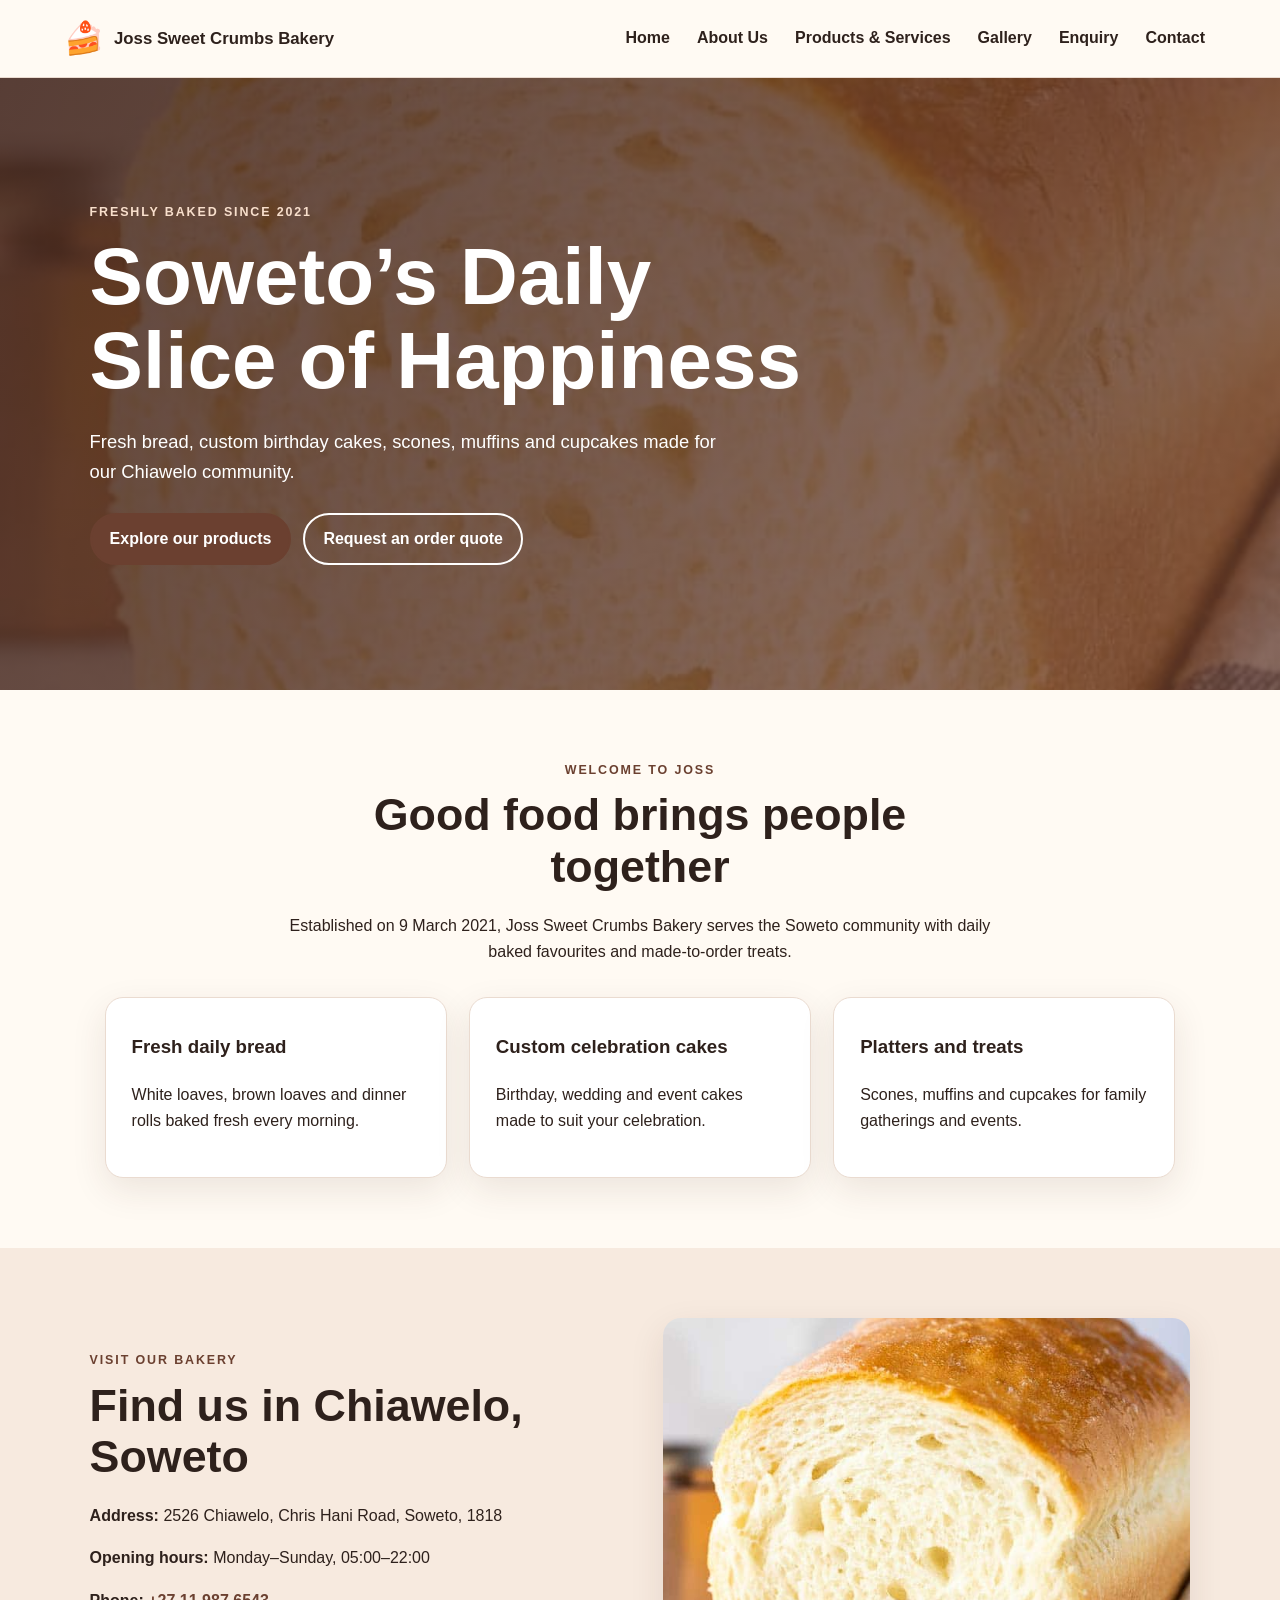
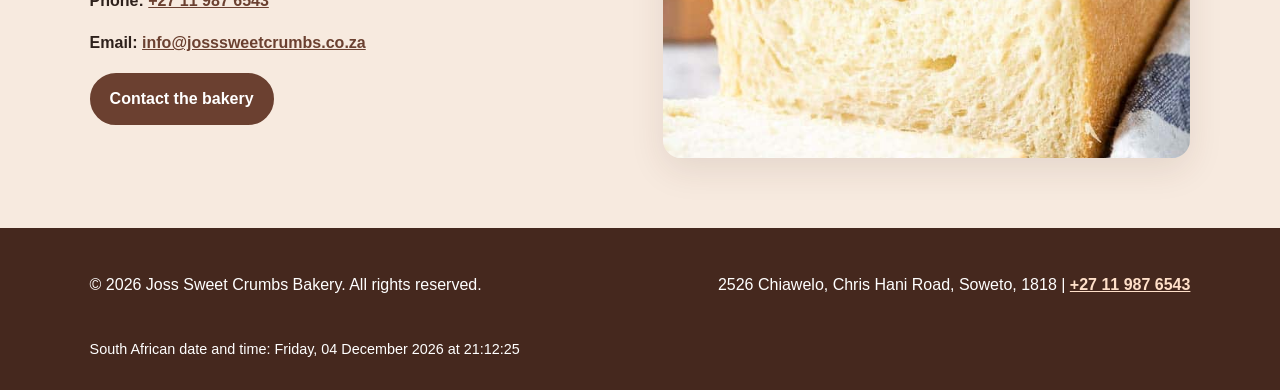
<file: index.html>
<!DOCTYPE html>
<html lang="en-ZA">

<head>
    <meta charset="UTF-8">
    <meta name="viewport" content="width=device-width, initial-scale=1.0">
    <meta name="description"
        content="Visit Joss Sweet Crumbs Bakery in Chiawelo, Soweto for fresh bread, birthday cakes, scones, muffins and cupcakes. Open daily from 05:00 to 22:00.">
    <meta name="robots" content="index, follow">
    <meta name="author" content="Joss Sweet Crumbs Bakery">
    <meta name="keywords"
        content="bakery Soweto, bakery Chiawelo, birthday cakes Soweto, fresh bread, cupcakes, muffins, scones, catering platters">
    <title>Joss Sweet Crumbs Bakery | Freshly Baked in Soweto</title>
    <link rel="canonical" href="https://YOUR-DOMAIN.example/index.html">
    <link rel="stylesheet" href="css/styles.css">
</head>

<body>
    <header class="site-header"><a class="brand" href="index.html"><span class="brand-mark"
                aria-hidden="true">🍰</span><span>Joss Sweet Crumbs Bakery</span></a><button class="menu-toggle"
            type="button" aria-label="Open navigation" aria-expanded="false">☰</button>
        <nav class="main-nav" aria-label="Main navigation"><a href="index.html">Home</a><a href="about.html">About
                Us</a><a href="products.html">Products &amp; Services</a><a href="gallery.html">Gallery</a><a
                href="enquiry.html">Enquiry</a><a href="contact.html">Contact</a></nav>
    </header>
    <main>
        <section class="hero">
            <div class="hero-content">
                <p class="eyebrow">Freshly baked since 2021</p>
                <h1>Soweto’s Daily Slice of Happiness</h1>
                <p>Fresh bread, custom birthday cakes, scones, muffins and cupcakes made for our Chiawelo community.</p>
                <div class="button-row"><a class="btn" href="products.html">Explore our products</a><a
                        class="btn btn-light" href="enquiry.html">Request an order quote</a></div>
            </div>
        </section>
        <section class="section">
            <div class="section-heading">
                <p class="eyebrow">Welcome to Joss</p>
                <h2>Good food brings people together</h2>
                <p>Established on 9 March 2021, Joss Sweet Crumbs Bakery serves the Soweto community with daily baked
                    favourites and made-to-order treats.</p>
            </div>
            <div class="cards three">
                <article class="card">
                    <h3>Fresh daily bread</h3>
                    <p>White loaves, brown loaves and dinner rolls baked fresh every morning.</p>
                </article>
                <article class="card">
                    <h3>Custom celebration cakes</h3>
                    <p>Birthday, wedding and event cakes made to suit your celebration.</p>
                </article>
                <article class="card">
                    <h3>Platters and treats</h3>
                    <p>Scones, muffins and cupcakes for family gatherings and events.</p>
                </article>
            </div>
        </section>
        <section class="section soft">
            <div class="split">
                <div>
                    <p class="eyebrow">Visit our bakery</p>
                    <h2>Find us in Chiawelo, Soweto</h2>
                    <p><strong>Address:</strong> 2526 Chiawelo, Chris Hani Road, Soweto, 1818</p>
                    <p><strong>Opening hours:</strong> Monday–Sunday, 05:00–22:00</p>
                    <p><strong>Phone:</strong> <a href="tel:+27119876543">+27 11 987 6543</a></p>
                    <p><strong>Email:</strong> <a
                            href="mailto:info@josssweetcrumbs.co.za">info@josssweetcrumbs.co.za</a></p><a class="btn"
                        href="contact.html">Contact the bakery</a>
                </div><img class="rounded-img" src="images/freshly_Baked_Bread.jpg"
                    alt="Freshly baked bread at Joss Sweet Crumbs Bakery">
            </div>
        </section>
    </main>
    <footer class="site-footer">
        <p>&copy; <span class="year">2026</span> Joss Sweet Crumbs Bakery. All rights reserved.</p>
        <p>2526 Chiawelo, Chris Hani Road, Soweto, 1818 | <a href="tel:+27119876543">+27 11 987 6543</a></p>
        <p class="live-clock">South African date and time: <time class="live-date-time" aria-live="off">Loading…</time>
        </p>
    </footer>
    <script src="js/main.js" defer></script>
</body>

</html>
</file>
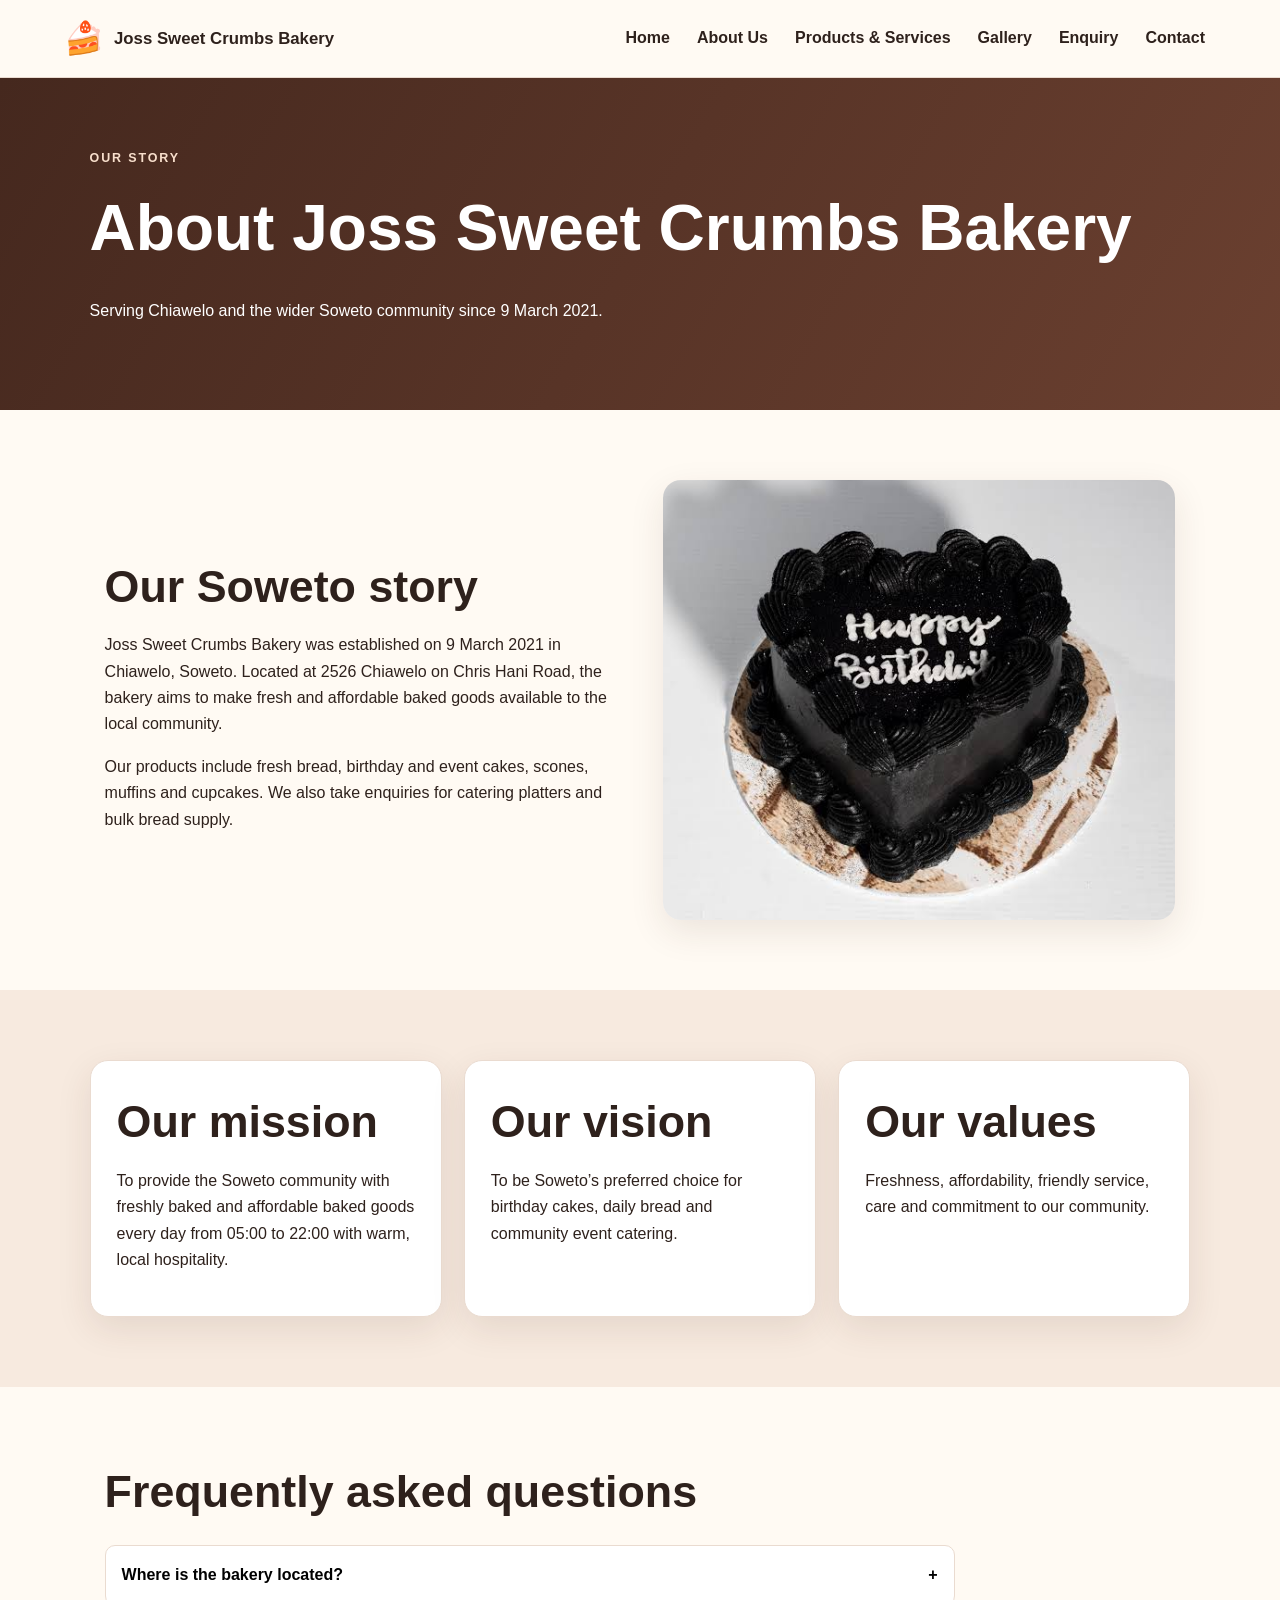
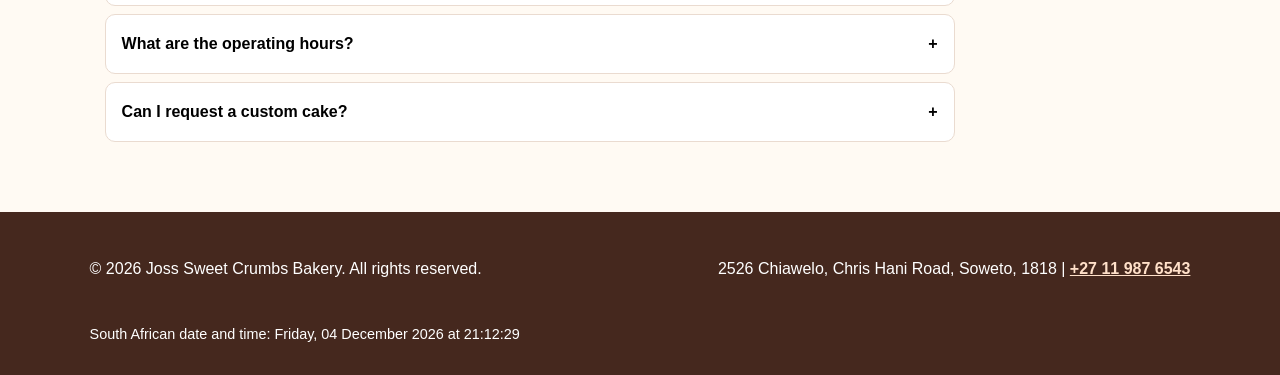
<file: about.html>
<!DOCTYPE html>
<html lang="en-ZA">

<head>
    <meta charset="UTF-8">
    <meta name="viewport" content="width=device-width, initial-scale=1.0">
    <meta name="description"
        content="Learn about Joss Sweet Crumbs Bakery, established in Chiawelo, Soweto on 9 March 2021, and our mission to serve fresh affordable baked goods.">
    <meta name="robots" content="index, follow">
    <meta name="author" content="Joss Sweet Crumbs Bakery">
    <meta name="keywords"
        content="bakery Soweto, bakery Chiawelo, birthday cakes Soweto, fresh bread, cupcakes, muffins, scones, catering platters">
    <title>About Joss Sweet Crumbs Bakery | Chiawelo Soweto</title>
    <link rel="canonical" href="https://YOUR-DOMAIN.example/about.html">
    <link rel="stylesheet" href="css/styles.css">
</head>

<body>
    <header class="site-header"><a class="brand" href="index.html"><span class="brand-mark"
                aria-hidden="true">🍰</span><span>Joss Sweet Crumbs Bakery</span></a><button class="menu-toggle"
            type="button" aria-label="Open navigation" aria-expanded="false">☰</button>
        <nav class="main-nav" aria-label="Main navigation"><a href="index.html">Home</a><a href="about.html">About
                Us</a><a href="products.html">Products &amp; Services</a><a href="gallery.html">Gallery</a><a
                href="enquiry.html">Enquiry</a><a href="contact.html">Contact</a></nav>
    </header>
    <main>
        <section class="page-banner">
            <p class="eyebrow">Our story</p>
            <h1>About Joss Sweet Crumbs Bakery</h1>
            <p>Serving Chiawelo and the wider Soweto community since 9 March 2021.</p>
        </section>
        <section class="section">
            <div class="split">
                <div>
                    <h2>Our Soweto story</h2>
                    <p>Joss Sweet Crumbs Bakery was established on 9 March 2021 in Chiawelo, Soweto. Located at 2526
                        Chiawelo on Chris Hani Road, the bakery aims to make fresh and affordable baked goods available
                        to the local community.</p>
                    <p>Our products include fresh bread, birthday and event cakes, scones, muffins and cupcakes. We also
                        take enquiries for catering platters and bulk bread supply.</p>
                </div><img class="rounded-img" src="images/custom_Birthday_Cakes.jpg"
                    alt="Custom birthday cake made by Joss Sweet Crumbs Bakery">
            </div>
        </section>
        <section class="section soft">
            <div class="cards three">
                <article class="card">
                    <h2>Our mission</h2>
                    <p>To provide the Soweto community with freshly baked and affordable baked goods every day from
                        05:00 to 22:00 with warm, local hospitality.</p>
                </article>
                <article class="card">
                    <h2>Our vision</h2>
                    <p>To be Soweto’s preferred choice for birthday cakes, daily bread and community event catering.</p>
                </article>
                <article class="card">
                    <h2>Our values</h2>
                    <p>Freshness, affordability, friendly service, care and commitment to our community.</p>
                </article>
            </div>
        </section>
        <section class="section">
            <h2>Frequently asked questions</h2>
            <div class="accordion"><button class="accordion-trigger" aria-expanded="false">Where is the bakery
                    located?</button>
                <div class="accordion-panel">
                    <p>We are at 2526 Chiawelo, Chris Hani Road, Soweto, 1818.</p>
                </div><button class="accordion-trigger" aria-expanded="false">What are the operating hours?</button>
                <div class="accordion-panel">
                    <p>We are open Monday to Sunday from 05:00 to 22:00.</p>
                </div><button class="accordion-trigger" aria-expanded="false">Can I request a custom cake?</button>
                <div class="accordion-panel">
                    <p>Yes. Use the Enquiry page to tell us the date, cake requirements and design details. We will need
                        to confirm availability and provide a quote.</p>
                </div>
            </div>
        </section>
    </main>
    <footer class="site-footer">
        <p>&copy; <span class="year">2026</span> Joss Sweet Crumbs Bakery. All rights reserved.</p>
        <p>2526 Chiawelo, Chris Hani Road, Soweto, 1818 | <a href="tel:+27119876543">+27 11 987 6543</a></p>
        <p class="live-clock">South African date and time: <time class="live-date-time" aria-live="off">Loading…</time>
        </p>
    </footer>
    <script src="js/main.js" defer></script>
</body>

</html>
</file>
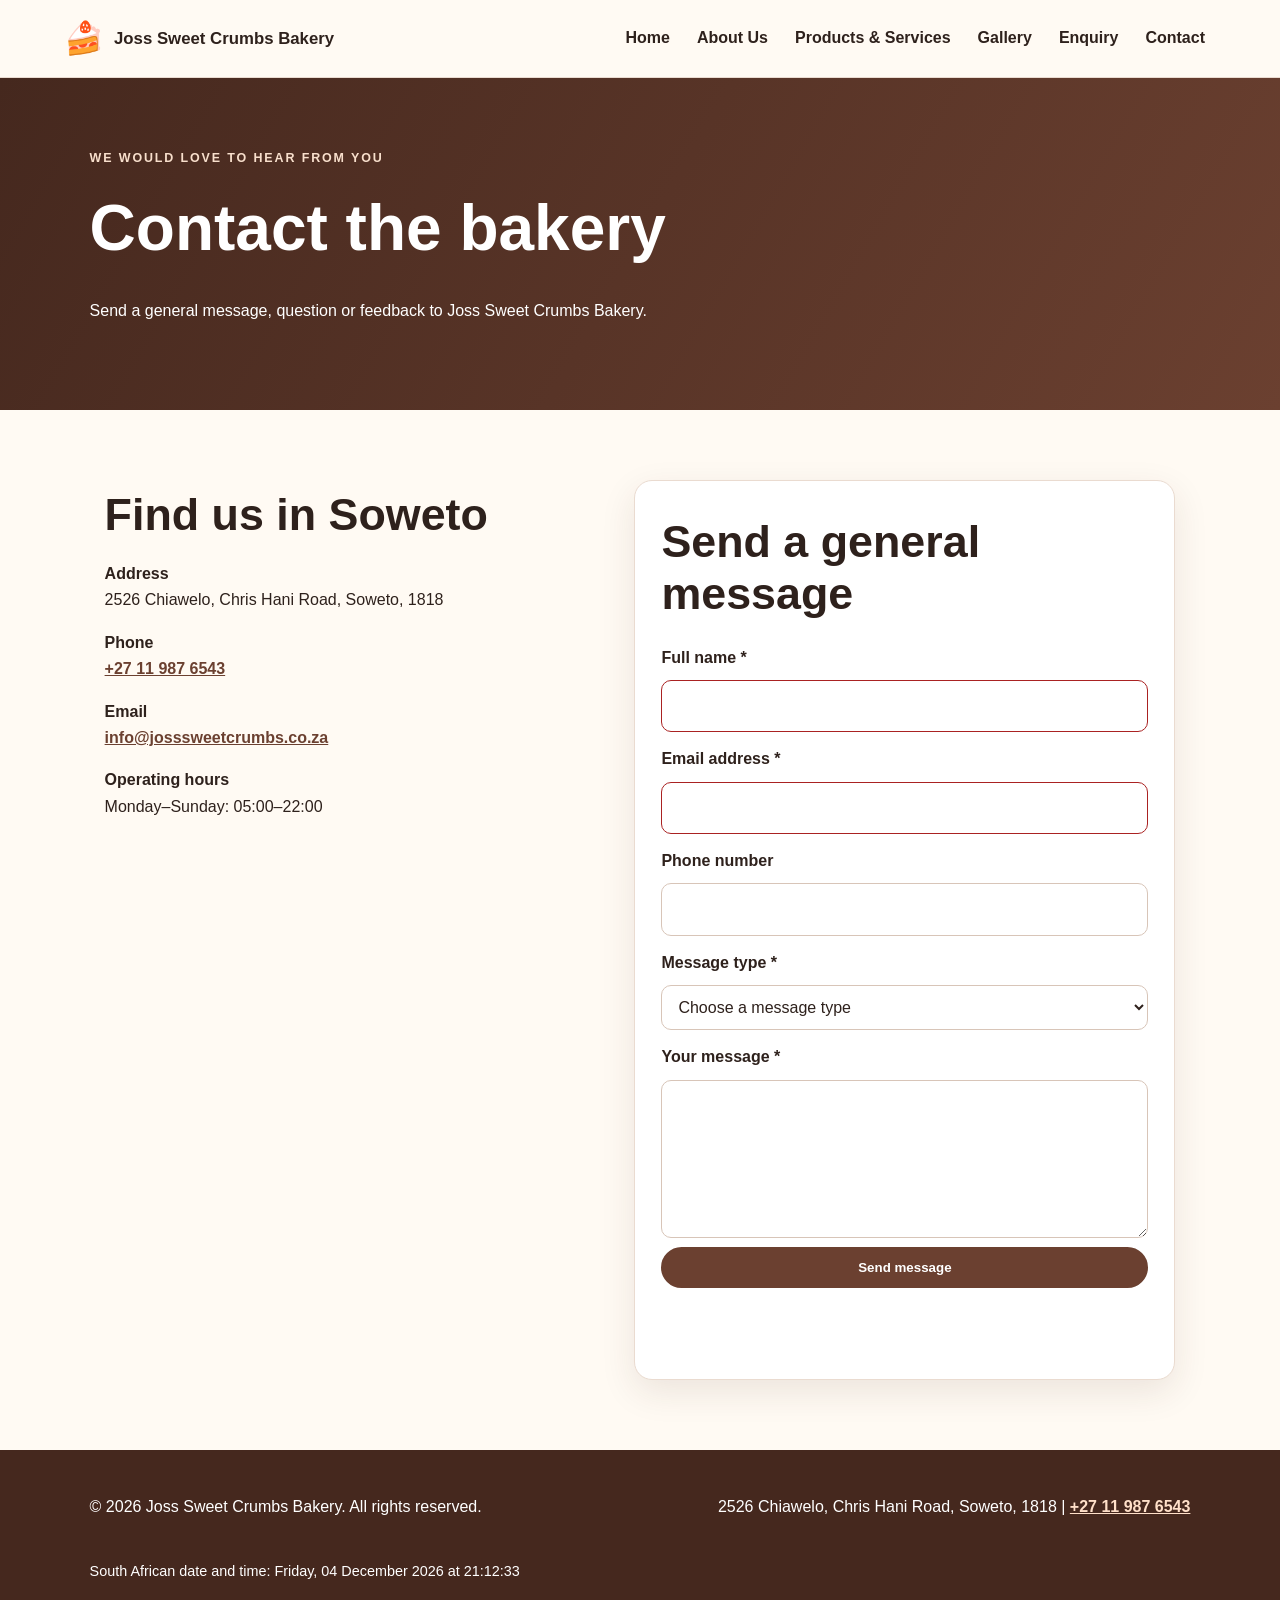
<file: contact.html>
<!DOCTYPE html>
<html lang="en-ZA">

<head>
    <meta charset="UTF-8">
    <meta name="viewport" content="width=device-width, initial-scale=1.0">
    <meta name="description"
        content="Contact Joss Sweet Crumbs Bakery at 2526 Chiawelo, Chris Hani Road, Soweto. Call +27 11 987 6543 or email info@josssweetcrumbs.co.za.">
    <meta name="robots" content="index, follow">
    <meta name="author" content="Joss Sweet Crumbs Bakery">
    <meta name="keywords"
        content="bakery Soweto, bakery Chiawelo, birthday cakes Soweto, fresh bread, cupcakes, muffins, scones, catering platters">
    <title>Contact Joss Sweet Crumbs Bakery | Chiawelo Soweto</title>
    <link rel="canonical" href="https://YOUR-DOMAIN.example/contact.html">
    <link rel="stylesheet" href="css/styles.css">
</head>

<body>
    <header class="site-header"><a class="brand" href="index.html"><span class="brand-mark"
                aria-hidden="true">🍰</span><span>Joss Sweet Crumbs Bakery</span></a><button class="menu-toggle"
            type="button" aria-label="Open navigation" aria-expanded="false">☰</button>
        <nav class="main-nav" aria-label="Main navigation"><a href="index.html">Home</a><a href="about.html">About
                Us</a><a href="products.html">Products &amp; Services</a><a href="gallery.html">Gallery</a><a
                href="enquiry.html">Enquiry</a><a href="contact.html">Contact</a></nav>
    </header>
    <main>
        <section class="page-banner">
            <p class="eyebrow">We would love to hear from you</p>
            <h1>Contact the bakery</h1>
            <p>Send a general message, question or feedback to Joss Sweet Crumbs Bakery.</p>
        </section>
        <section class="section">
            <div class="contact-layout">
                <div>
                    <h2>Find us in Soweto</h2>
                    <div class="info-list">
                        <p><strong>Address</strong><br>2526 Chiawelo, Chris Hani Road, Soweto, 1818</p>
                        <p><strong>Phone</strong><br><a href="tel:+27119876543">+27 11 987 6543</a></p>
                        <p><strong>Email</strong><br><a
                                href="mailto:info@josssweetcrumbs.co.za">info@josssweetcrumbs.co.za</a></p>
                        <p><strong>Operating hours</strong><br>Monday–Sunday: 05:00–22:00</p>
                    </div><iframe class="map" title="Map of Chiawelo, Soweto"
                        src="https://www.google.com/maps?q=2526%20Chiawelo%2C%20Chris%20Hani%20Road%2C%20Soweto%2C%201818&output=embed"
                        loading="lazy" referrerpolicy="no-referrer-when-downgrade"></iframe>
                </div>
                <div class="form-card">
                    <h2>Send a general message</h2>
                    <form id="contactForm" name="contact" method="POST" data-netlify="true"
                        netlify-honeypot="bot-field"><input type="hidden" name="form-name" value="contact">
                        <p class="visually-hidden"><label>Do not fill this out: <input name="bot-field"></label></p>
                        <label for="contactName">Full name *</label><input id="contactName" name="name"
                            autocomplete="name" minlength="2" maxlength="80" required><label for="contactEmail">Email
                            address *</label><input id="contactEmail" name="email" type="email" autocomplete="email"
                            required><label for="contactPhone">Phone number</label><input id="contactPhone" name="phone"
                            type="tel" autocomplete="tel" pattern="[0-9+() -]{7,20}"
                            title="Enter a valid phone number or leave blank."><label for="messageType">Message type
                            *</label><select id="messageType" name="type" required>
                            <option value="">Choose a message type</option>
                            <option>General question</option>
                            <option>Feedback</option>
                            <option>Compliment</option>
                            <option>Business enquiry</option>
                            <option>Other</option>
                        </select><label for="contactMessage">Your message *</label><textarea id="contactMessage"
                            name="message" rows="5" minlength="10" maxlength="1500" required></textarea><button
                            class="btn" type="submit">Send message</button>
                        <p id="contactResult" class="form-message" role="status" aria-live="polite"></p>
                    </form>
                </div>
            </div>
        </section>
    </main>
    <footer class="site-footer">
        <p>&copy; <span class="year">2026</span> Joss Sweet Crumbs Bakery. All rights reserved.</p>
        <p>2526 Chiawelo, Chris Hani Road, Soweto, 1818 | <a href="tel:+27119876543">+27 11 987 6543</a></p>
        <p class="live-clock">South African date and time: <time class="live-date-time" aria-live="off">Loading…</time>
        </p>
    </footer>
    <script src="js/main.js" defer></script>
</body>

</html>
</file>
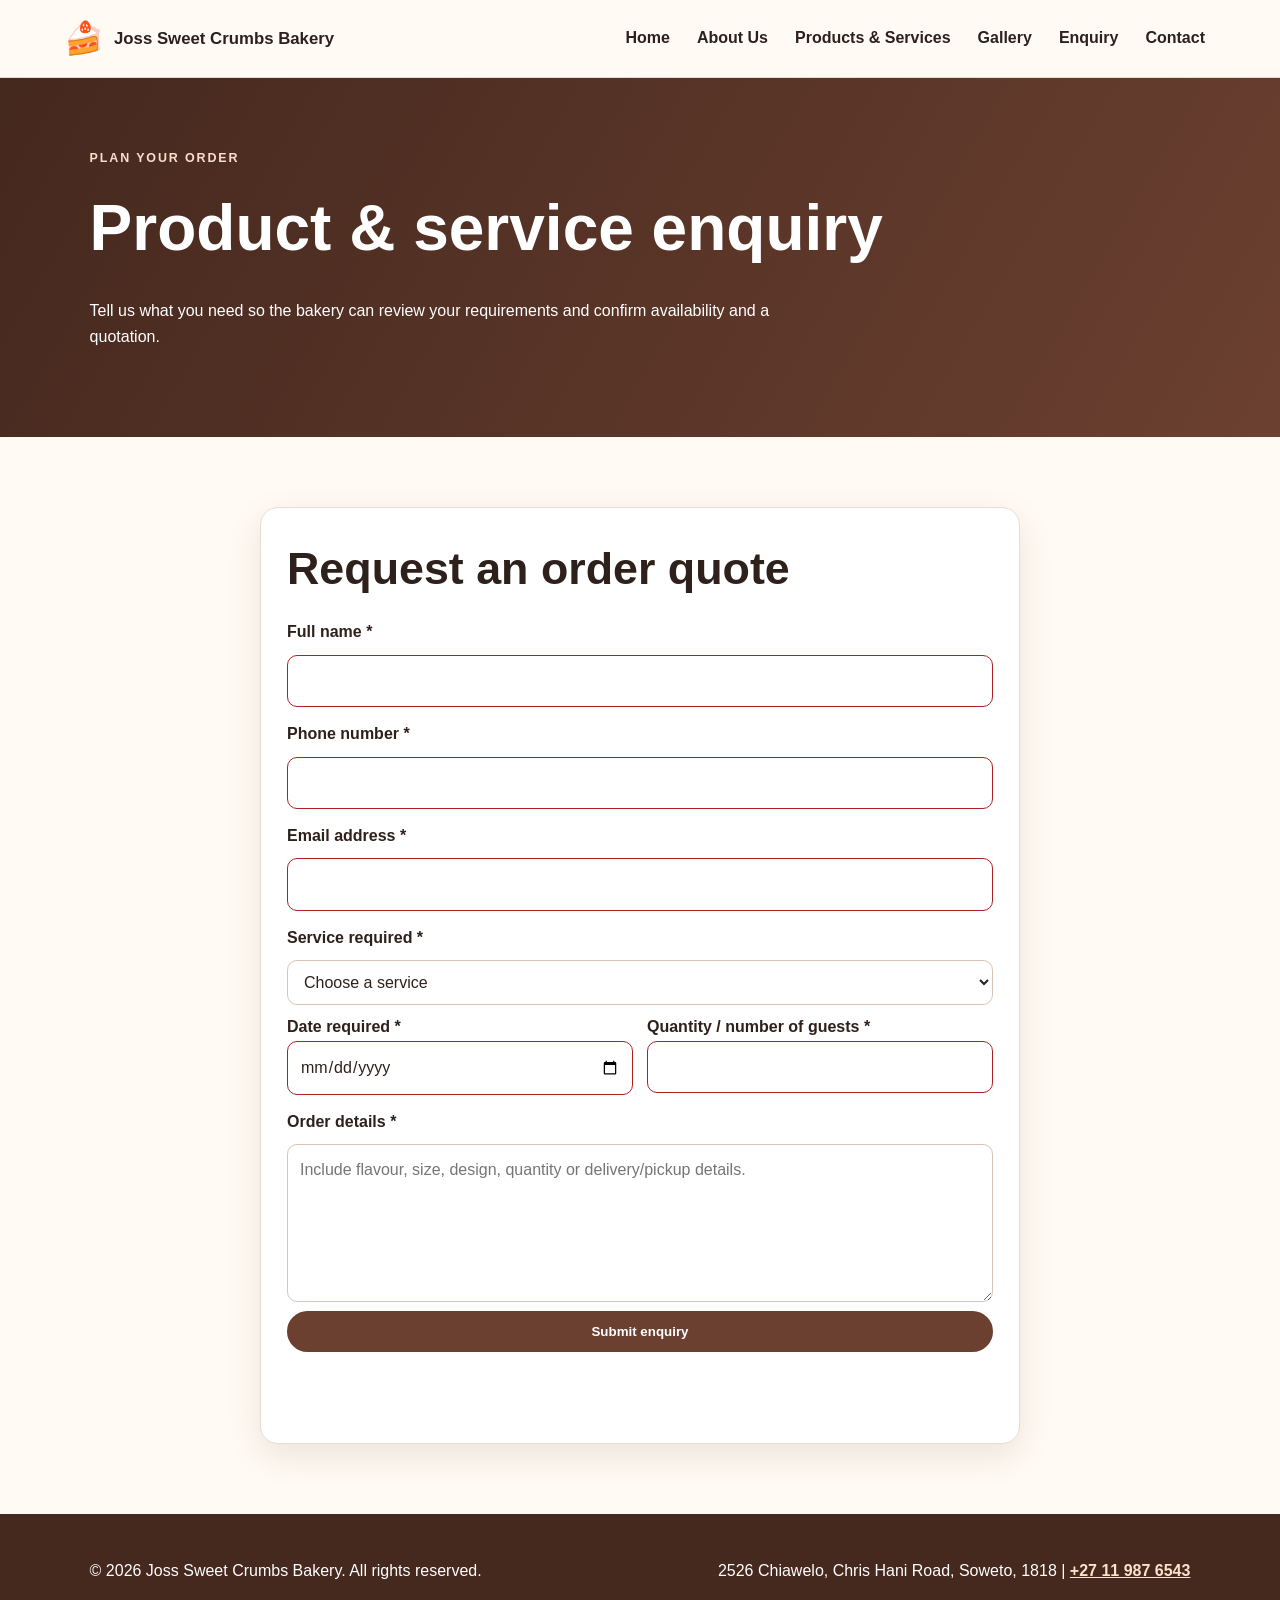
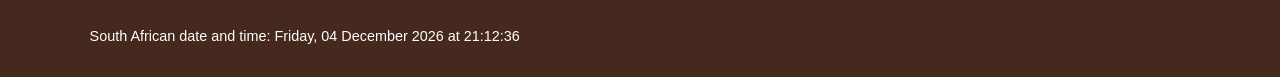
<file: enquiry.html>
<!DOCTYPE html>
<html lang="en-ZA">

<head>
    <meta charset="UTF-8">
    <meta name="viewport" content="width=device-width, initial-scale=1.0">
    <meta name="description"
        content="Request availability and a quotation for custom birthday cakes, event catering platters or bulk bread supply from Joss Sweet Crumbs Bakery in Soweto.">
    <meta name="robots" content="index, follow">
    <meta name="author" content="Joss Sweet Crumbs Bakery">
    <meta name="keywords"
        content="bakery Soweto, bakery Chiawelo, birthday cakes Soweto, fresh bread, cupcakes, muffins, scones, catering platters">
    <title>Order Enquiry | Joss Sweet Crumbs Bakery Soweto</title>
    <link rel="canonical" href="https://YOUR-DOMAIN.example/enquiry.html">
    <link rel="stylesheet" href="css/styles.css">
</head>

<body>
    <header class="site-header"><a class="brand" href="index.html"><span class="brand-mark"
                aria-hidden="true">🍰</span><span>Joss Sweet Crumbs Bakery</span></a><button class="menu-toggle"
            type="button" aria-label="Open navigation" aria-expanded="false">☰</button>
        <nav class="main-nav" aria-label="Main navigation"><a href="index.html">Home</a><a href="about.html">About
                Us</a><a href="products.html">Products &amp; Services</a><a href="gallery.html">Gallery</a><a
                href="enquiry.html">Enquiry</a><a href="contact.html">Contact</a></nav>
    </header>
    <main>
        <section class="page-banner">
            <p class="eyebrow">Plan your order</p>
            <h1>Product &amp; service enquiry</h1>
            <p>Tell us what you need so the bakery can review your requirements and confirm availability and a
                quotation.</p>
        </section>
        <section class="section">
            <div class="form-card narrow">
                <h2>Request an order quote</h2>
                <form id="enquiryForm" name="order-enquiry" method="POST" data-netlify="true"
                    netlify-honeypot="bot-field"><input type="hidden" name="form-name" value="order-enquiry">
                    <p class="visually-hidden"><label>Do not fill this out: <input name="bot-field"></label></p><label
                        for="enqName">Full name *</label><input id="enqName" name="name" autocomplete="name"
                        minlength="2" maxlength="80" required><label for="enqPhone">Phone number *</label><input
                        id="enqPhone" name="phone" type="tel" autocomplete="tel" pattern="[0-9+() -]{7,20}"
                        title="Enter a valid phone number using 7 to 20 digits or phone symbols." required><label
                        for="enqEmail">Email address *</label><input id="enqEmail" name="email" type="email"
                        autocomplete="email" required><label for="service">Service required *</label><select
                        id="service" name="service" required>
                        <option value="">Choose a service</option>
                        <option>Custom birthday or event cake</option>
                        <option>Scones, muffins and cupcake platter</option>
                        <option>Bulk bread supply</option>
                        <option>Other bakery product</option>
                    </select>
                    <div class="form-row">
                        <div><label for="eventDate">Date required *</label><input id="eventDate" name="date" type="date"
                                required></div>
                        <div><label for="quantity">Quantity / number of guests *</label><input id="quantity"
                                name="quantity" type="number" min="1" max="10000" required></div>
                    </div><label for="requirements">Order details *</label><textarea id="requirements" name="details"
                        rows="5" minlength="10" maxlength="1000"
                        placeholder="Include flavour, size, design, quantity or delivery/pickup details."
                        required></textarea><button class="btn" type="submit">Submit enquiry</button>
                    <p id="enquiryResult" class="form-message" role="status" aria-live="polite"></p>
                </form>
            </div>
        </section>
    </main>
    <footer class="site-footer">
        <p>&copy; <span class="year">2026</span> Joss Sweet Crumbs Bakery. All rights reserved.</p>
        <p>2526 Chiawelo, Chris Hani Road, Soweto, 1818 | <a href="tel:+27119876543">+27 11 987 6543</a></p>
        <p class="live-clock">South African date and time: <time class="live-date-time" aria-live="off">Loading…</time>
        </p>
    </footer>
    <script src="js/main.js" defer></script>
</body>

</html>
</file>
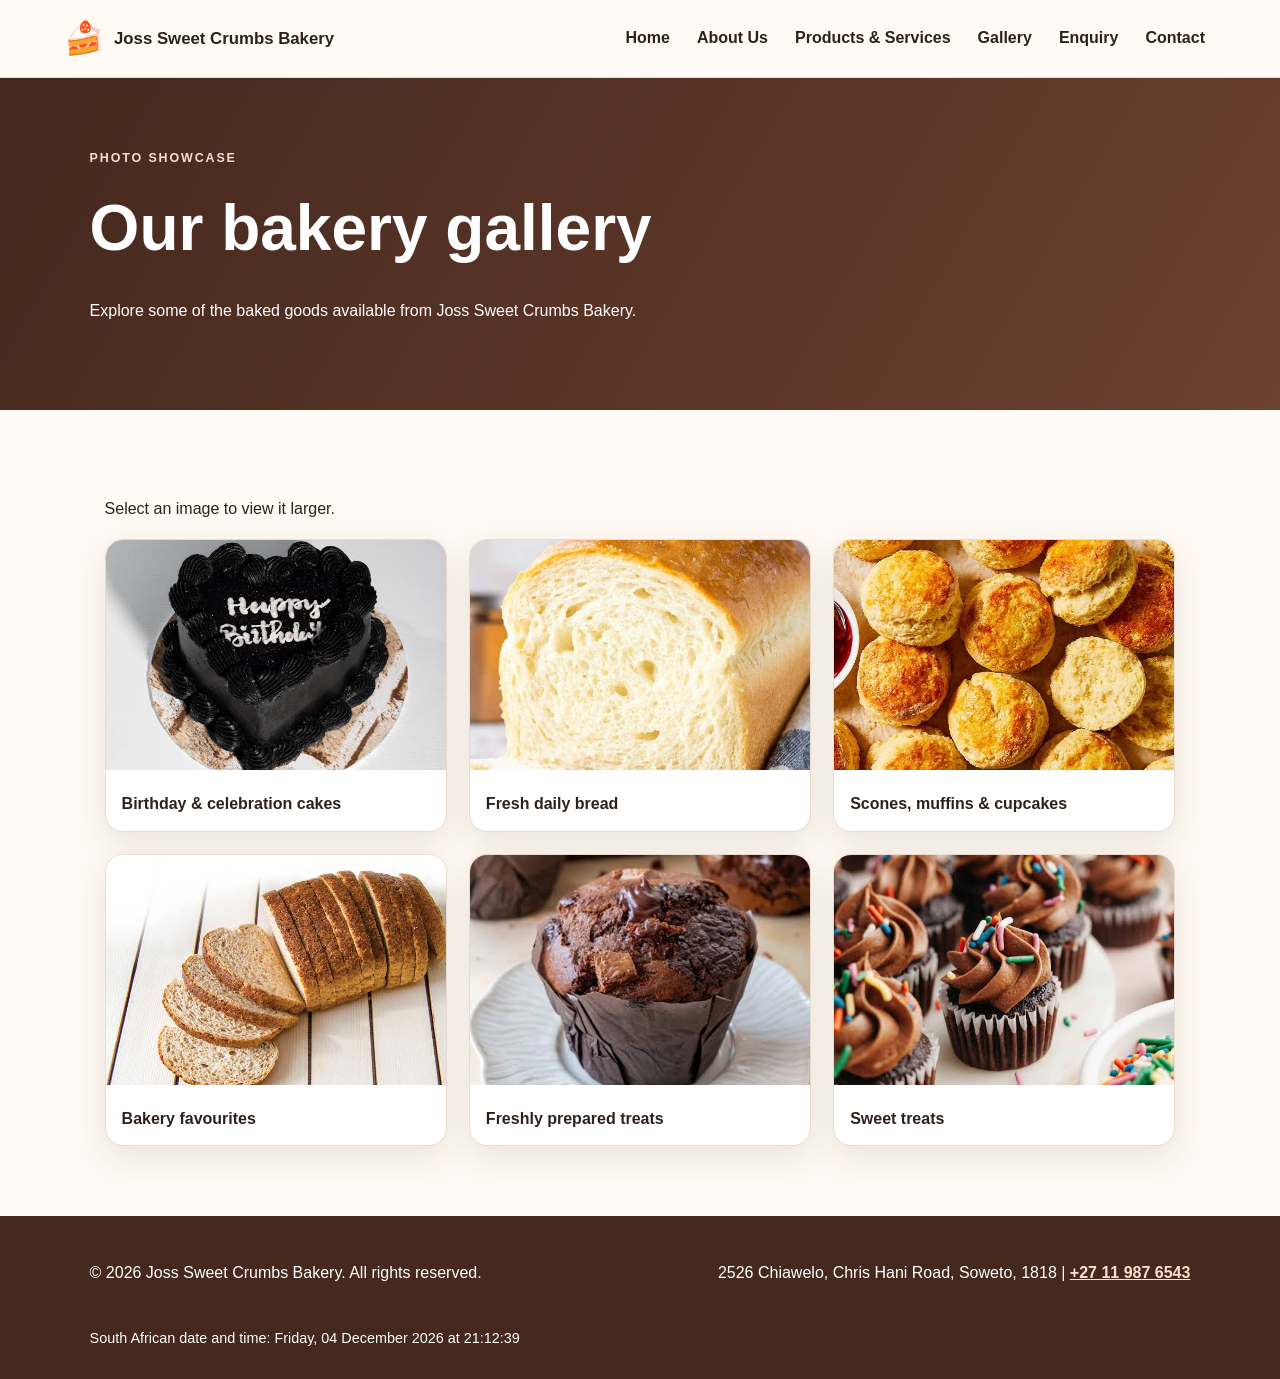
<file: gallery.html>
<!DOCTYPE html>
<html lang="en-ZA">

<head>
    <meta charset="UTF-8">
    <meta name="viewport" content="width=device-width, initial-scale=1.0">
    <meta name="description"
        content="View photographs of custom birthday cakes, freshly baked bread, scones, muffins and cupcakes from Joss Sweet Crumbs Bakery in Chiawelo, Soweto.">
    <meta name="robots" content="index, follow">
    <meta name="author" content="Joss Sweet Crumbs Bakery">
    <meta name="keywords"
        content="bakery Soweto, bakery Chiawelo, birthday cakes Soweto, fresh bread, cupcakes, muffins, scones, catering platters">
    <title>Bakery Gallery | Joss Sweet Crumbs Bakery Soweto</title>
    <link rel="canonical" href="https://YOUR-DOMAIN.example/gallery.html">
    <link rel="stylesheet" href="css/styles.css">
</head>

<body>
    <header class="site-header"><a class="brand" href="index.html"><span class="brand-mark"
                aria-hidden="true">🍰</span><span>Joss Sweet Crumbs Bakery</span></a><button class="menu-toggle"
            type="button" aria-label="Open navigation" aria-expanded="false">☰</button>
        <nav class="main-nav" aria-label="Main navigation"><a href="index.html">Home</a><a href="about.html">About
                Us</a><a href="products.html">Products &amp; Services</a><a href="gallery.html">Gallery</a><a
                href="enquiry.html">Enquiry</a><a href="contact.html">Contact</a></nav>
    </header>
    <main>
        <section class="page-banner">
            <p class="eyebrow">Photo showcase</p>
            <h1>Our bakery gallery</h1>
            <p>Explore some of the baked goods available from Joss Sweet Crumbs Bakery.</p>
        </section>
        <section class="section">
            <p>Select an image to view it larger.</p>
            <div class="gallery-grid">
                <figure><button class="gallery-button" data-full="images/custom_Birthday_Cakes.jpg"
                        aria-label="Enlarge custom birthday cakes"><img src="images/custom_Birthday_Cakes.jpg"
                            alt="Custom birthday and celebration cakes"></button>
                    <figcaption>Birthday &amp; celebration cakes</figcaption>
                </figure>
                <figure><button class="gallery-button" data-full="images/freshly_Baked_Bread.jpg"
                        aria-label="Enlarge freshly baked bread"><img src="images/freshly_Baked_Bread.jpg"
                            alt="Freshly baked bread loaves"></button>
                    <figcaption>Fresh daily bread</figcaption>
                </figure>
                <figure><button class="gallery-button" data-full="images/Scones,_Muffins_and_Cupcakes.jpg"
                        aria-label="Enlarge scones muffins and cupcakes"><img
                            src="images/Scones,_Muffins_and_Cupcakes.jpg" alt="Scones muffins and cupcakes"></button>
                    <figcaption>Scones, muffins &amp; cupcakes</figcaption>
                </figure>
                <figure><button class="gallery-button" data-full="images/images.jpg"
                        aria-label="Enlarge bakery product image"><img src="images/images.jpg"
                            alt="Bakery product selection"></button>
                    <figcaption>Bakery favourites</figcaption>
                </figure>
                <figure><button class="gallery-button" data-full="images/images_(1).jpg"
                        aria-label="Enlarge bakery treats"><img src="images/images_(1).jpg"
                            alt="Assorted bakery treats"></button>
                    <figcaption>Freshly prepared treats</figcaption>
                </figure>
                <figure><button class="gallery-button" data-full="images/images_(4).jpg"
                        aria-label="Enlarge cupcakes and baked treats"><img src="images/images_(4).jpg"
                            alt="Cupcakes and baked treats"></button>
                    <figcaption>Sweet treats</figcaption>
                </figure>
            </div>
        </section>
        <dialog id="lightbox" class="lightbox"><button class="lightbox-close" type="button"
                aria-label="Close image">×</button><button class="lightbox-prev" type="button"
                aria-label="Previous image">‹</button><img id="lightboxImage"
                alt="Expanded bakery gallery image"><button class="lightbox-next" type="button"
                aria-label="Next image">›</button>
            <p id="lightboxCaption" class="lightbox-caption" aria-live="polite"></p>
        </dialog>
    </main>
    <footer class="site-footer">
        <p>&copy; <span class="year">2026</span> Joss Sweet Crumbs Bakery. All rights reserved.</p>
        <p>2526 Chiawelo, Chris Hani Road, Soweto, 1818 | <a href="tel:+27119876543">+27 11 987 6543</a></p>
        <p class="live-clock">South African date and time: <time class="live-date-time" aria-live="off">Loading…</time>
        </p>
    </footer>
    <script src="js/main.js" defer></script>
</body>

</html>
</file>
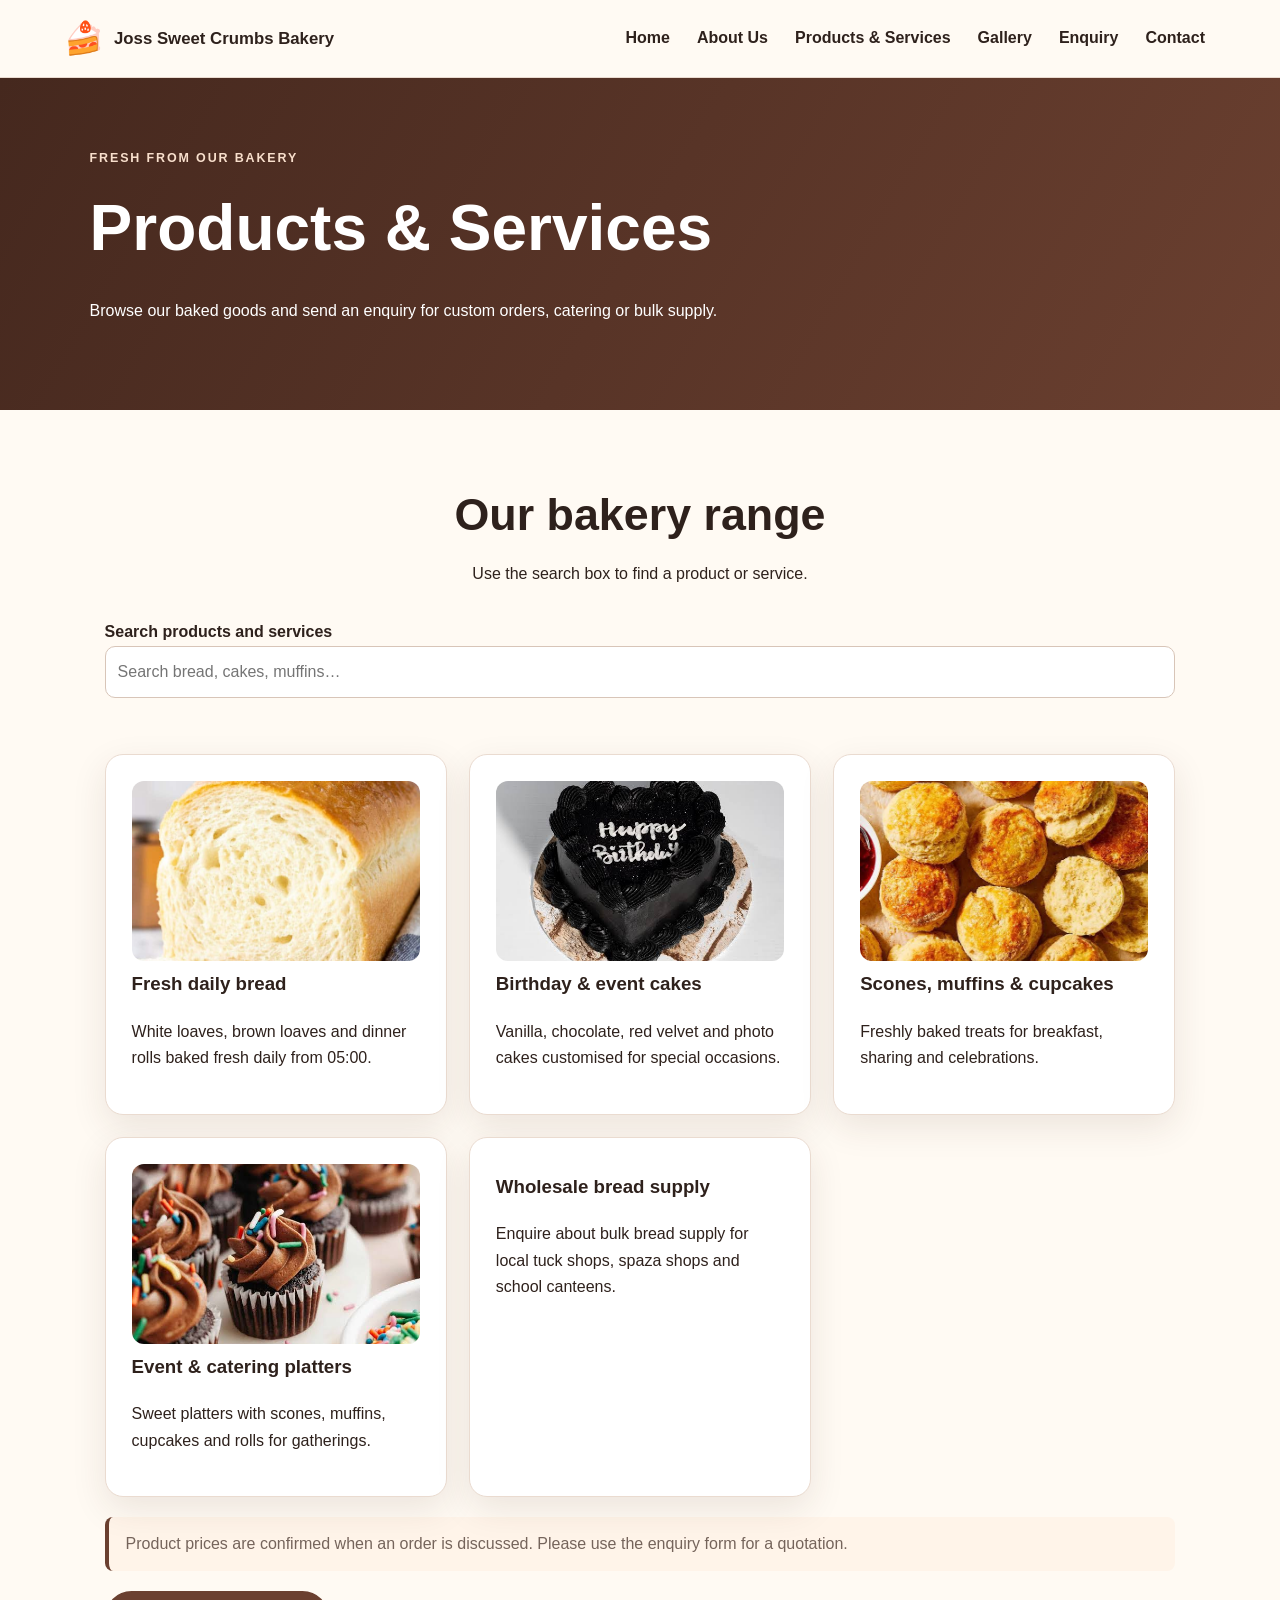
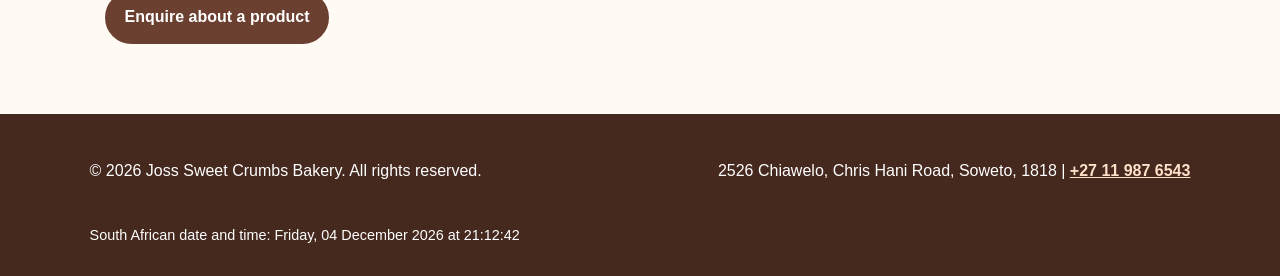
<file: products.html>
<!DOCTYPE html>
<html lang="en-ZA">

<head>
    <meta charset="UTF-8">
    <meta name="viewport" content="width=device-width, initial-scale=1.0">
    <meta name="description"
        content="Explore fresh bread, birthday cakes, scones, muffins, cupcakes, catering platters and wholesale bread services at Joss Sweet Crumbs Bakery in Soweto.">
    <meta name="robots" content="index, follow">
    <meta name="author" content="Joss Sweet Crumbs Bakery">
    <meta name="keywords"
        content="bakery Soweto, bakery Chiawelo, birthday cakes Soweto, fresh bread, cupcakes, muffins, scones, catering platters">
    <title>Bakery Products & Services | Joss Sweet Crumbs Soweto</title>
    <link rel="canonical" href="https://YOUR-DOMAIN.example/products.html">
    <link rel="stylesheet" href="css/styles.css">
</head>

<body>
    <header class="site-header"><a class="brand" href="index.html"><span class="brand-mark"
                aria-hidden="true">🍰</span><span>Joss Sweet Crumbs Bakery</span></a><button class="menu-toggle"
            type="button" aria-label="Open navigation" aria-expanded="false">☰</button>
        <nav class="main-nav" aria-label="Main navigation"><a href="index.html">Home</a><a href="about.html">About
                Us</a><a href="products.html">Products &amp; Services</a><a href="gallery.html">Gallery</a><a
                href="enquiry.html">Enquiry</a><a href="contact.html">Contact</a></nav>
    </header>
    <main>
        <section class="page-banner">
            <p class="eyebrow">Fresh from our bakery</p>
            <h1>Products &amp; Services</h1>
            <p>Browse our baked goods and send an enquiry for custom orders, catering or bulk supply.</p>
        </section>
        <section class="section">
            <div class="section-heading">
                <h2>Our bakery range</h2>
                <p>Use the search box to find a product or service.</p>
            </div><label for="productSearch">Search products and services</label><input id="productSearch" type="search"
                placeholder="Search bread, cakes, muffins…" aria-label="Search products and services">
            <p id="searchStatus" class="form-message" aria-live="polite"></p>
            <div class="cards three product-list" id="productList">
                <article class="card product-card" data-name="fresh white brown bread rolls"><img
                        src="images/freshly_Baked_Bread.jpg" alt="Freshly baked bread loaves" class="product-image">
                    <h3>Fresh daily bread</h3>
                    <p>White loaves, brown loaves and dinner rolls baked fresh daily from 05:00.</p>
                </article>
                <article class="card product-card" data-name="birthday custom wedding event cakes"><img
                        src="images/custom_Birthday_Cakes.jpg" alt="Custom decorated birthday cake"
                        class="product-image">
                    <h3>Birthday &amp; event cakes</h3>
                    <p>Vanilla, chocolate, red velvet and photo cakes customised for special occasions.</p>
                </article>
                <article class="card product-card" data-name="scones muffins cupcakes"><img
                        src="images/Scones,_Muffins_and_Cupcakes.jpg" alt="Scones muffins and cupcakes"
                        class="product-image">
                    <h3>Scones, muffins &amp; cupcakes</h3>
                    <p>Freshly baked treats for breakfast, sharing and celebrations.</p>
                </article>
                <article class="card product-card" data-name="catering platters event sweet treats"><img
                        src="images/images_(4).jpg" alt="Assorted bakery treats for catering" class="product-image">
                    <h3>Event &amp; catering platters</h3>
                    <p>Sweet platters with scones, muffins, cupcakes and rolls for gatherings.</p>
                </article>
                <article class="card product-card" data-name="wholesale bulk bread supply">
                    <h3>Wholesale bread supply</h3>
                    <p>Enquire about bulk bread supply for local tuck shops, spaza shops and school canteens.</p>
                </article>
            </div>
            <p id="noProducts" class="notice" hidden>No matching products found. Try another search term.</p>
            <div class="notice">Product prices are confirmed when an order is discussed. Please use the enquiry form for
                a quotation.</div><a class="btn" href="enquiry.html">Enquire about a product</a>
        </section>
    </main>
    <footer class="site-footer">
        <p>&copy; <span class="year">2026</span> Joss Sweet Crumbs Bakery. All rights reserved.</p>
        <p>2526 Chiawelo, Chris Hani Road, Soweto, 1818 | <a href="tel:+27119876543">+27 11 987 6543</a></p>
        <p class="live-clock">South African date and time: <time class="live-date-time" aria-live="off">Loading…</time>
        </p>
    </footer>
    <script src="js/main.js" defer></script>
</body>

</html>
</file>
<file: css/styles.css>
/* Joss Sweet Crumbs Bakery — Part 3 styles */
:root{--cream:#fffaf3;--paper:#fff;--ink:#2e211c;--muted:#75645b;--brown:#6b4030;--dark:#45281e;--peach:#f4d2b8;--line:#eadbd0;--shadow:0 12px 35px rgba(69,40,30,.10);--radius:18px}*{box-sizing:border-box}html{scroll-behavior:smooth}body{margin:0;font-family:Arial,Helvetica,sans-serif;color:var(--ink);background:var(--cream);line-height:1.65}img{max-width:100%;display:block}a{color:var(--brown);font-weight:700}.site-header{position:sticky;top:0;z-index:20;background:rgba(255,250,243,.97);backdrop-filter:blur(10px);border-bottom:1px solid var(--line);display:flex;align-items:center;justify-content:space-between;padding:12px 5%;gap:20px}.brand{display:flex;align-items:center;gap:10px;text-decoration:none;color:var(--ink);font-size:1.05rem}.brand-mark{font-size:2rem}.main-nav{display:flex;gap:5px;align-items:center;flex-wrap:wrap}.main-nav a{padding:9px 11px;text-decoration:none;border-radius:10px;color:var(--ink)}.main-nav a:hover,.main-nav a:focus{background:var(--peach);color:var(--dark)}.menu-toggle{display:none;border:0;background:transparent;font-size:1.6rem;cursor:pointer}.hero{min-height:68vh;display:grid;align-items:center;padding:70px 7%;background:linear-gradient(120deg,rgba(69,40,30,.88),rgba(107,64,48,.72)),url('../images/freshly_Baked_Bread.jpg') center/cover}.hero-content{max-width:760px;color:white}.hero h1{font-size:clamp(2.5rem,7vw,5rem);line-height:1.05;margin:.15em 0 .3em}.hero p:not(.eyebrow){font-size:1.15rem;max-width:650px}.eyebrow{text-transform:uppercase;letter-spacing:.15em;font-size:.78rem;font-weight:800;color:var(--brown);margin:0 0 8px}.hero .eyebrow,.page-banner .eyebrow{color:#f8dfcc}.button-row{display:flex;gap:12px;flex-wrap:wrap;margin-top:25px}.btn{display:inline-block;border:2px solid var(--brown);background:var(--brown);color:white;padding:11px 18px;border-radius:999px;text-decoration:none;font-weight:800;cursor:pointer}.btn:hover,.btn:focus{background:var(--dark);border-color:var(--dark)}.btn-light{background:transparent;border-color:white;color:white}.section{padding:70px 7%;max-width:1250px;margin:auto}.section.soft{max-width:none;background:#f7eadf}.section-heading{max-width:720px;margin:0 auto 32px;text-align:center}.section h2{font-size:clamp(1.8rem,4vw,2.8rem);line-height:1.15;margin:.2em 0 .45em}.cards{display:grid;gap:22px}.cards.three{grid-template-columns:repeat(3,1fr)}.card,.form-card{background:var(--paper);padding:26px;border:1px solid var(--line);border-radius:var(--radius);box-shadow:var(--shadow)}.card h3{margin-top:8px}.split{display:grid;grid-template-columns:1fr 1fr;gap:45px;align-items:center}.rounded-img{width:100%;max-height:440px;object-fit:cover;border-radius:var(--radius);box-shadow:var(--shadow)}.page-banner{padding:70px 7%;background:linear-gradient(120deg,var(--dark),var(--brown));color:white}.page-banner h1{font-size:clamp(2.3rem,5vw,4rem);margin:.1em 0}.page-banner p:not(.eyebrow){max-width:700px}.info-list p{margin:0 0 16px}.gallery-grid{display:grid;grid-template-columns:repeat(3,1fr);gap:22px}.gallery-grid figure{margin:0;background:white;border:1px solid var(--line);border-radius:var(--radius);overflow:hidden;box-shadow:var(--shadow)}.gallery-grid img{width:100%;height:230px;object-fit:cover}.gallery-grid figcaption{padding:13px 16px;font-weight:800}.gallery-button{padding:0;border:0;width:100%;cursor:zoom-in;background:transparent}.lightbox{border:0;border-radius:14px;padding:45px 12px 12px;max-width:min(92vw,900px);max-height:90vh;background:#211914}.lightbox::backdrop{background:rgba(0,0,0,.82)}.lightbox img{max-height:78vh;margin:auto;object-fit:contain}.lightbox-close{position:absolute;right:12px;top:5px;border:0;background:transparent;color:white;font-size:2rem;cursor:pointer}.contact-layout{display:grid;grid-template-columns:1fr 1.1fr;gap:38px;align-items:start}.map{width:100%;height:320px;border:0;border-radius:var(--radius);margin-top:18px}.form-card form{display:grid;gap:9px}label{font-weight:800;margin-top:5px}input,select,textarea{width:100%;padding:12px;border:1px solid #d8c5b8;border-radius:10px;background:white;font:inherit;color:var(--ink)}input:focus,select:focus,textarea:focus{outline:3px solid #f0cdb7;border-color:var(--brown)}input:invalid:not(:focus):not(:placeholder-shown){border-color:#a22}.form-row{display:grid;grid-template-columns:1fr 1fr;gap:14px}.form-message{font-weight:700;min-height:1.5em}.notice{margin:20px 0;padding:14px 17px;background:#fff4e9;border-left:4px solid var(--brown);border-radius:8px;color:var(--muted)}.narrow{max-width:760px;margin:auto}.product-image{width:100%;height:180px;object-fit:cover;border-radius:12px}.product-card[hidden]{display:none}.accordion{max-width:850px}.accordion-trigger{width:100%;padding:16px;text-align:left;font:inherit;font-weight:800;background:white;border:1px solid var(--line);cursor:pointer;margin-top:8px;border-radius:10px}.accordion-trigger::after{content:'+';float:right}.accordion-trigger[aria-expanded=true]::after{content:'−'}.accordion-panel{display:none;padding:5px 16px 14px;background:#fff;border-radius:0 0 10px 10px}.accordion-panel.open{display:block}.site-footer{padding:28px 7%;background:var(--dark);color:white;display:flex;justify-content:space-between;gap:18px;flex-wrap:wrap}.site-footer a{color:#ffe0c9}@media(max-width:900px){.menu-toggle{display:block}.main-nav{display:none;position:absolute;top:72px;left:0;right:0;background:var(--cream);padding:12px 5%;border-bottom:1px solid var(--line);flex-direction:column;align-items:stretch}.main-nav.open{display:flex}.cards.three,.gallery-grid,.split,.contact-layout{grid-template-columns:1fr}.hero{min-height:60vh}.section{padding:52px 6%}}@media(max-width:560px){.form-row{grid-template-columns:1fr}.site-footer{display:block}.site-footer p+p{margin-top:8px}.page-banner{padding:55px 6%}.card,.form-card{padding:20px}}

/* Part 3 additions: live clock, lightbox slideshow and accessible hidden fields */
.live-clock { margin: .4rem 0 0; font-size: .9rem; }
.lightbox { max-width: min(92vw, 1000px); max-height: 92vh; position: relative; padding: 3rem 3.5rem 1.5rem; border: 0; border-radius: 14px; background: #fff; }
.lightbox::backdrop { background: rgba(20, 10, 15, .88); }
.lightbox img { display: block; max-width: 100%; max-height: 72vh; margin: auto; object-fit: contain; }
.lightbox-close, .lightbox-prev, .lightbox-next { border: 0; cursor: pointer; font-size: 2rem; line-height: 1; padding: .35rem .7rem; border-radius: 8px; }
.lightbox-close { position: absolute; top: .5rem; right: .5rem; color: #2e211c; background: #f4d2b8; }
.lightbox-prev, .lightbox-next { position: absolute; top: 48%; transform: translateY(-50%); }
.lightbox-prev { left: .35rem; } .lightbox-next { right: .35rem; }
.lightbox-caption { text-align: center; margin: .8rem 0 0; }
.visually-hidden { position: absolute; width: 1px; height: 1px; padding: 0; margin: -1px; overflow: hidden; clip: rect(0,0,0,0); white-space: nowrap; border: 0; }
@media (max-width: 520px) { .lightbox { padding: 3rem 2.8rem 1rem; } }
</file>
